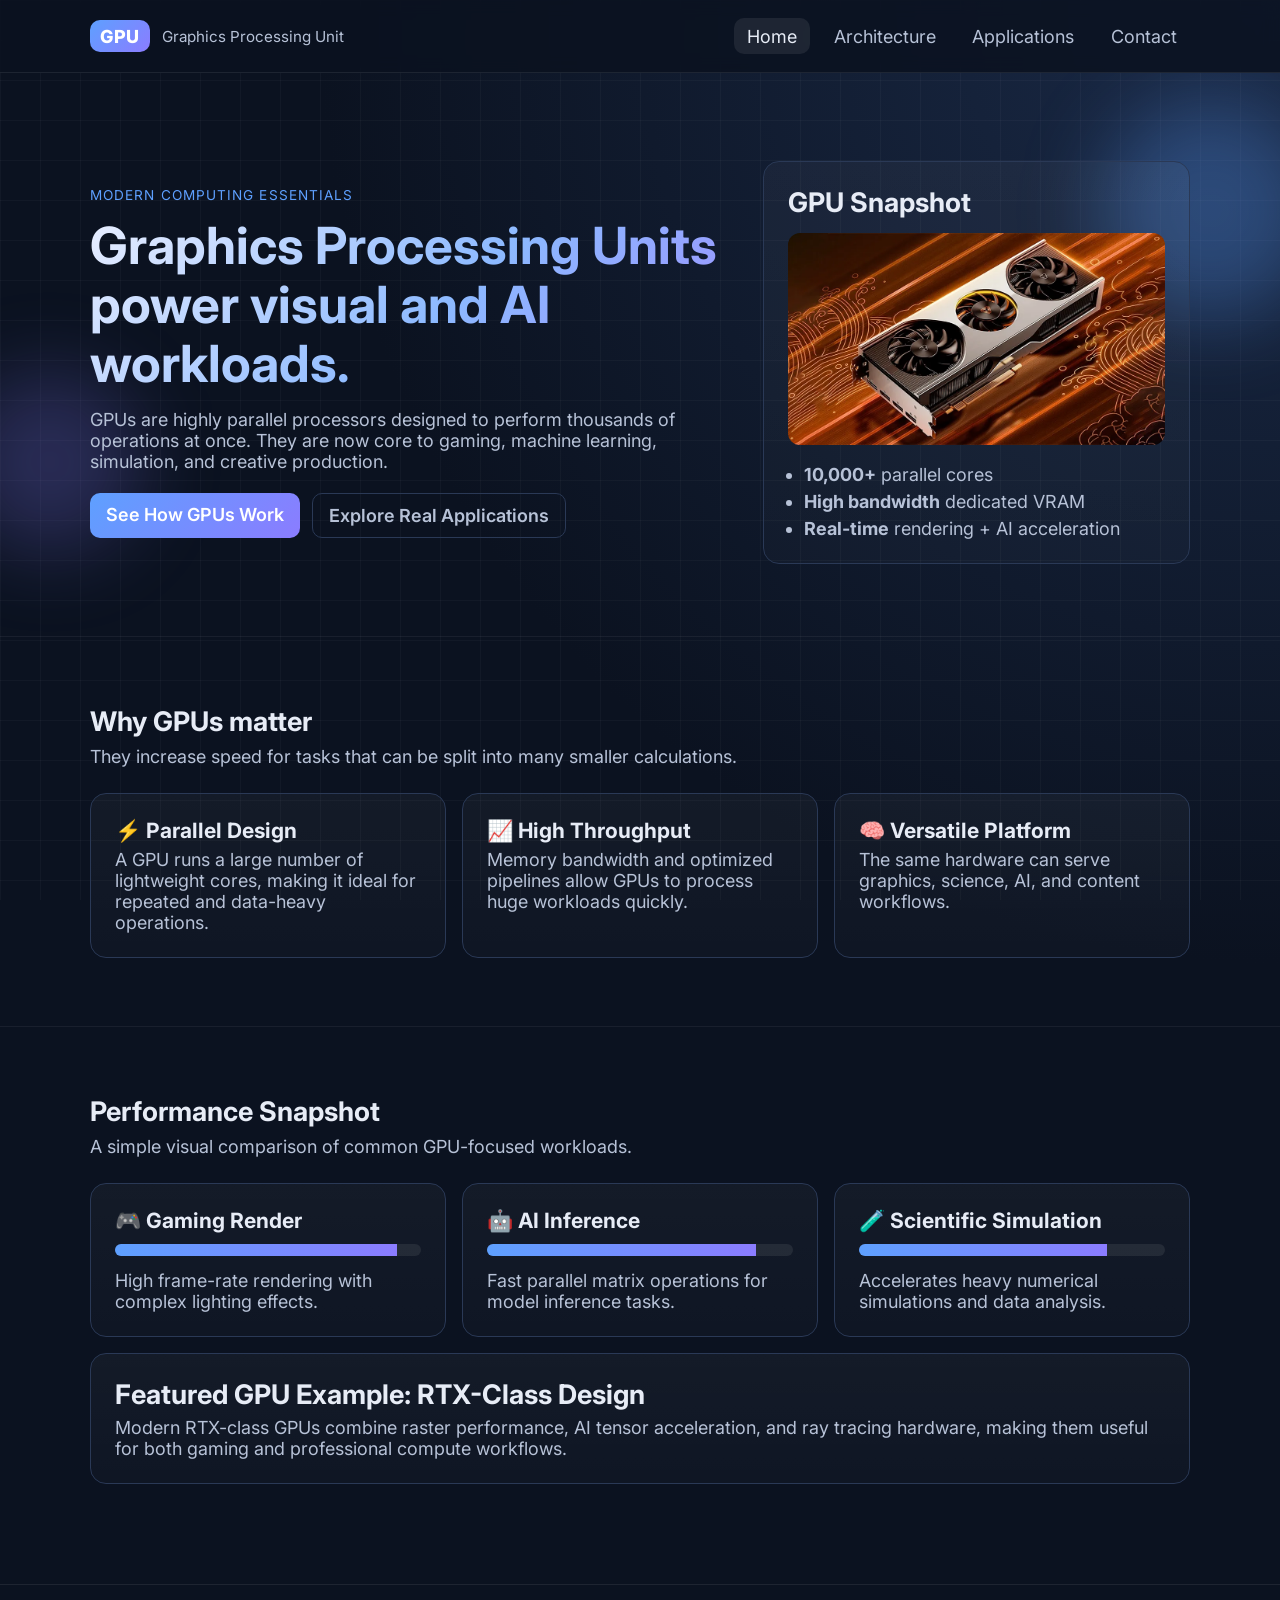
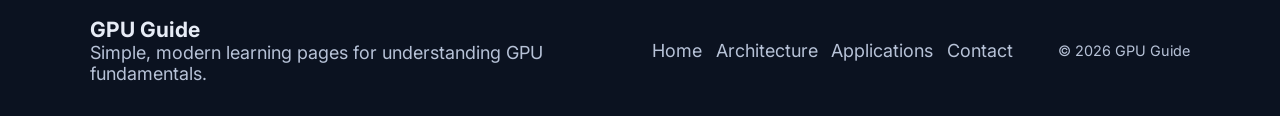
<file: index.html>
<!DOCTYPE html>
<html lang="en">

<!-- inline style edit warna element kalau puan nak
style="background: #ff5e5e; border-color: #ff5e5e;"
--!>
<head>
    <meta charset="UTF-8">
    <meta name="viewport" content="width=device-width, initial-scale=1.0">
    <meta name="description" content="A clean introduction to Graphics Processing Units (GPUs).">
    <!-- Title dekat tab -->
	<title>GPU Guide | Home</title>
    <link rel="preconnect" href="https://fonts.googleapis.com">
    <link rel="preconnect" href="https://fonts.gstatic.com" crossorigin>
    <link href="https://fonts.googleapis.com/css2?family=Inter:wght@400;500;600;700;800&display=swap" rel="stylesheet">
    <link rel="stylesheet" href="styles.css">
	<link rel="icon" href="favicon.ico">
</head>
<body data-page="home">
    <!-- Site Header dgn Nav Bar -->
    <header class="site-header">
        <div class="container nav-wrap">
            <a class="brand" href="index.html" aria-label="Go to home page">
                <span class="brand-mark">GPU</span>
                <span class="brand-text">Graphics Processing Unit</span>
            </a>

            <button class="menu-btn" id="menuBtn" aria-label="Toggle mobile menu" aria-expanded="false">
				<!-- hamburger icon -->
               <span></span><span></span><span></span>
            </button>

            <nav class="site-nav" id="siteNav">
                <a href="index.html" data-nav="home">Home</a>
                <a href="architecture.html" data-nav="architecture">Architecture</a>
                <a href="applications.html" data-nav="applications">Applications</a>
                <a href="contact.html" data-nav="contact">Contact</a>
            </nav>
        </div>
    </header>

    <main>
        <!-- Hero(main) section for the home page -->
        <section class="hero">
            <div class="container hero-grid">
                <div>
                    <p class="eyebrow">Modern Computing Essentials</p>
                    <h1>Graphics Processing Units power visual and AI workloads.</h1>
                    <p class="lead">
                        GPUs are highly parallel processors designed to perform thousands of operations at once.
                        They are now core to gaming, machine learning, simulation, and creative production.
                    </p>
                    <div class="hero-actions">
                        <a class="btn btn-primary" href="architecture.html">See How GPUs Work</a>
                        <a class="btn btn-ghost" href="applications.html">Explore Real Applications</a>
                    </div>
                </div>

                <!-- Visual block with inline GPU illustration -->
                <div class="visual-card floating">
                    <h2>GPU Snapshot</h2>
                   
					<img src="gpu.png" alt="gpu image" class="hero-gpu-art">
                    <ul class="metric-list">
                        <li><strong>10,000+</strong> parallel cores</li>
                        <li><strong>High bandwidth</strong> dedicated VRAM</li>
                        <li><strong>Real-time</strong> rendering + AI acceleration</li>
                    </ul>
                </div>
            </div>
            <div class="bg-orb orb-a"></div>
            <div class="bg-orb orb-b"></div>
        </section>

        <!-- Quick overview cards -->
        <section class="section">
            <div class="container">
                <div class="section-head">
                    <h2>Why GPUs matter</h2>
                    <p>They increase speed for tasks that can be split into many smaller calculations.</p>
                </div>

                <div class="card-grid">
                    <article class="card reveal">
                        <h3>⚡ Parallel Design</h3>
                        <p>
                            A GPU runs a large number of lightweight cores, making it ideal for repeated and data-heavy operations.
                        </p>
                    </article>
                    <article class="card reveal">
                        <h3>📈 High Throughput</h3>
                        <p>
                            Memory bandwidth and optimized pipelines allow GPUs to process huge workloads quickly.
                        </p>
                    </article>
                    <article class="card reveal">
                        <h3>🧠 Versatile Platform</h3>
                        <p>
                            The same hardware can serve graphics, science, AI, and content workflows.
                        </p>
                    </article>
                </div>
            </div>
        </section>

        <!-- Extra visual data section for stronger identity -->
        <section class="section">
            <div class="container">
                <div class="section-head">
                    <h2>Performance Snapshot</h2>
                    <p>A simple visual comparison of common GPU-focused workloads.</p>
                </div>
                <div class="data-grid">
                    <article class="card reveal">
                        <h3>🎮 Gaming Render</h3>
                        <div class="data-bar"><span style="--w: 92%"></span></div>
                        <p>High frame-rate rendering with complex lighting effects.</p>
                    </article>
                    <article class="card reveal">
                        <h3>🤖 AI Inference</h3>
                        <div class="data-bar"><span style="--w: 88%"></span></div>
                        <p>Fast parallel matrix operations for model inference tasks.</p>
                    </article>
                    <article class="card reveal">
                        <h3>🧪 Scientific Simulation</h3>
                        <div class="data-bar"><span style="--w: 81%"></span></div>
                        <p>Accelerates heavy numerical simulations and data analysis.</p>
                    </article>
                </div>

                <div class="visual-card reveal featured-gpu">
                    <h2>Featured GPU Example: RTX-Class Design</h2>
                    <p>
                        Modern RTX-class GPUs combine raster performance, AI tensor acceleration, and ray tracing hardware,
                        making them useful for both gaming and professional compute workflows.
                    </p>
                </div>
            </div>
        </section>
    </main>

    <!-- Shared footer -->
    <footer class="site-footer">
        <div class="container footer-wrap">
            <div>
                <h3>GPU Guide</h3>
                <p>Simple, modern learning pages for understanding GPU fundamentals.</p>
            </div>
            <div class="footer-links">
                <a href="index.html">Home</a>
                <a href="architecture.html">Architecture</a>
                <a href="applications.html">Applications</a>
                <a href="contact.html">Contact</a>
            </div>
            <p class="copyright">© <span id="currentYear"></span> GPU Guide</p>
        </div>
    </footer>

    <script src="script.js"></script>
</body>
</html>
</file>
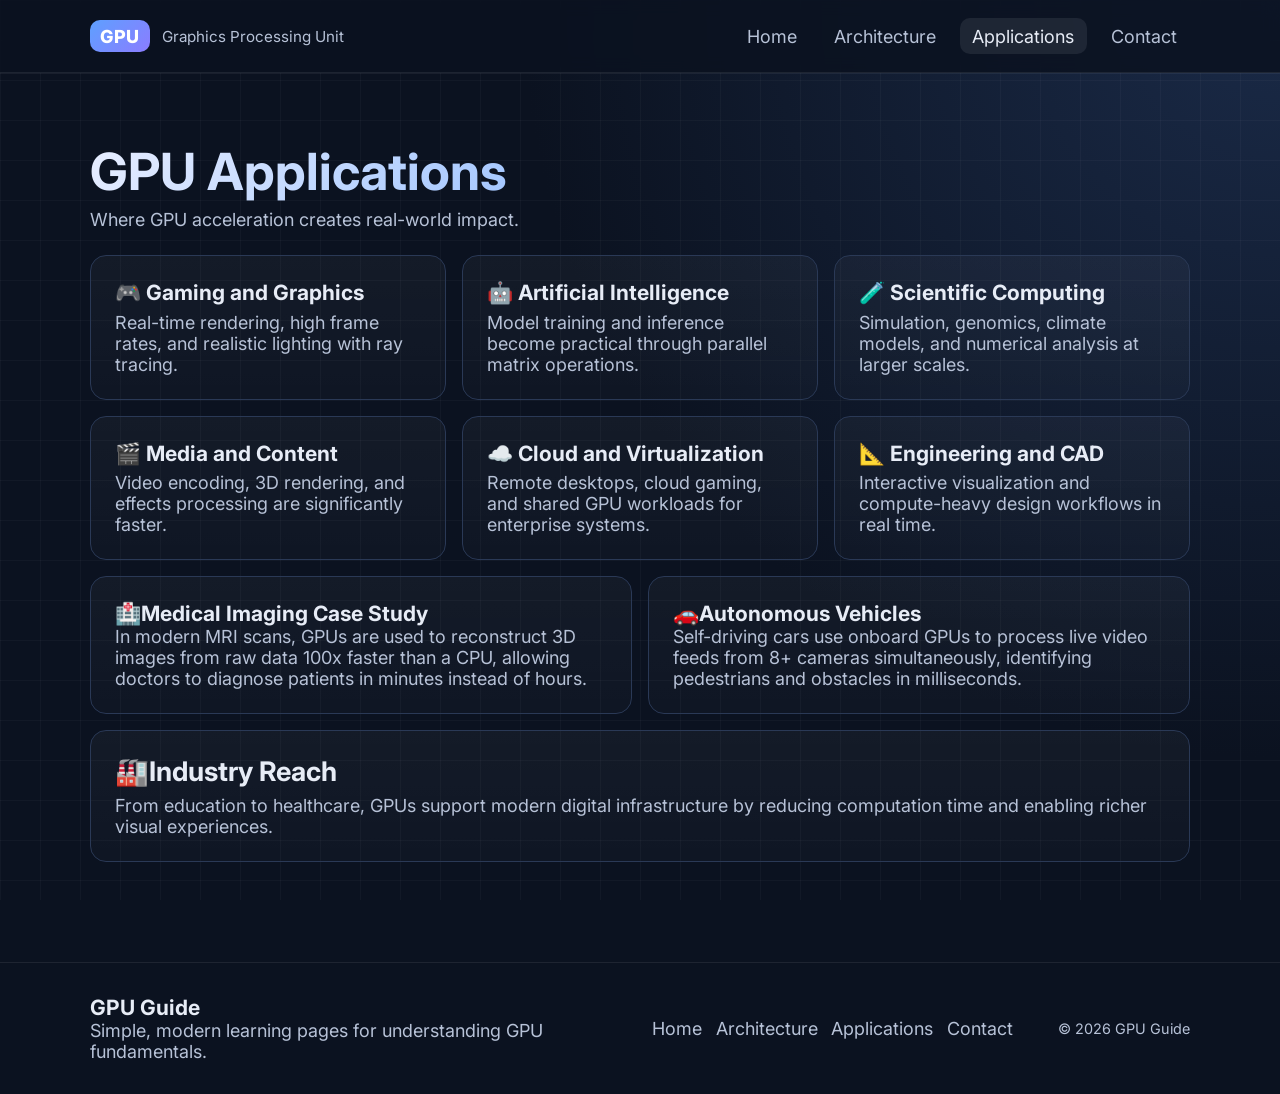
<file: applications.html>
<!DOCTYPE html>
<html lang="en">
<head>
    <meta charset="UTF-8">
    <meta name="viewport" content="width=device-width, initial-scale=1.0">
    <meta name="description" content="Explore practical applications of GPUs across industries.">
    <title>GPU Guide | Applications</title>
    <link rel="preconnect" href="https://fonts.googleapis.com">
    <link rel="preconnect" href="https://fonts.gstatic.com" crossorigin>
    <link href="https://fonts.googleapis.com/css2?family=Inter:wght@400;500;600;700;800&display=swap" rel="stylesheet">
    <link rel="stylesheet" href="styles.css">
	<link rel="icon" href="favicon.ico">
</head>
<body data-page="applications">
    <!-- Shared site header and navigation -->
    <header class="site-header">
        <div class="container nav-wrap">
            <a class="brand" href="index.html" aria-label="Go to home page">
                <span class="brand-mark">GPU</span>
                <span class="brand-text">Graphics Processing Unit</span>
            </a>
            <button class="menu-btn" id="menuBtn" aria-label="Toggle mobile menu" aria-expanded="false">
                <span></span><span></span><span></span>
            </button>
            <nav class="site-nav" id="siteNav">
                <a href="index.html" data-nav="home">Home</a>
                <a href="architecture.html" data-nav="architecture">Architecture</a>
                <a href="applications.html" data-nav="applications">Applications</a>
                <a href="contact.html" data-nav="contact">Contact</a>
            </nav>
        </div>
    </header>

    <main class="page-main">
        <section class="section">
            <div class="container">
                <div class="section-head">
                    <h1>GPU Applications</h1>
                    <p>Where GPU acceleration creates real-world impact.</p>
                </div>

                <!-- Application use-case cards -->
                <div class="card-grid">
                    <article class="card reveal">
                        <h3>🎮 Gaming and Graphics</h3>
                        <p>Real-time rendering, high frame rates, and realistic lighting with ray tracing.</p>
                    </article>
                    <article class="card reveal">
                        <h3>🤖 Artificial Intelligence</h3>
                        <p>Model training and inference become practical through parallel matrix operations.</p>
                    </article>
                    <article class="card reveal">
                        <h3>🧪 Scientific Computing</h3>
                        <p>Simulation, genomics, climate models, and numerical analysis at larger scales.</p>
                    </article>
                    <article class="card reveal">
                        <h3>🎬 Media and Content</h3>
                        <p>Video encoding, 3D rendering, and effects processing are significantly faster.</p>
                    </article>
                    <article class="card reveal">
                        <h3>☁️ Cloud and Virtualization</h3>
                        <p>Remote desktops, cloud gaming, and shared GPU workloads for enterprise systems.</p>
                    </article>
                    <article class="card reveal">
                        <h3>📐 Engineering and CAD</h3>
                        <p>Interactive visualization and compute-heavy design workflows in real time.</p>
                    </article>
                </div>
				<div class="case-study-grid">
					<div class="visual-card reveal">
						<h3>🏥Medical Imaging Case Study</h3>
						<p>In modern MRI scans, GPUs are used to reconstruct 3D images from raw data 100x faster than a CPU, allowing doctors to diagnose patients in minutes instead of hours.</p>
					</div>
					<div class="visual-card reveal">
						<h3>🚗Autonomous Vehicles</h3>
						<p>Self-driving cars use onboard GPUs to process live video feeds from 8+ cameras simultaneously, identifying pedestrians and obstacles in milliseconds.</p>
					</div>
				</div>
                <div class="visual-card reveal industry-reach">
                    <h2>🏭Industry Reach</h2>
                    <p>
                        From education to healthcare, GPUs support modern digital infrastructure by reducing
                        computation time and enabling richer visual experiences.
                    </p>
                </div>
				
            </div>
        </section>
    </main>

    <footer class="site-footer">
        <div class="container footer-wrap">
            <div>
                <h3>GPU Guide</h3>
                <p>Simple, modern learning pages for understanding GPU fundamentals.</p>
            </div>
            <div class="footer-links">
                <a href="index.html">Home</a>
                <a href="architecture.html">Architecture</a>
                <a href="applications.html">Applications</a>
                <a href="contact.html">Contact</a>
            </div>
            <p class="copyright">© <span id="currentYear"></span> GPU Guide</p>
        </div>
    </footer>

    <script src="script.js"></script>
</body>
</html>
</file>
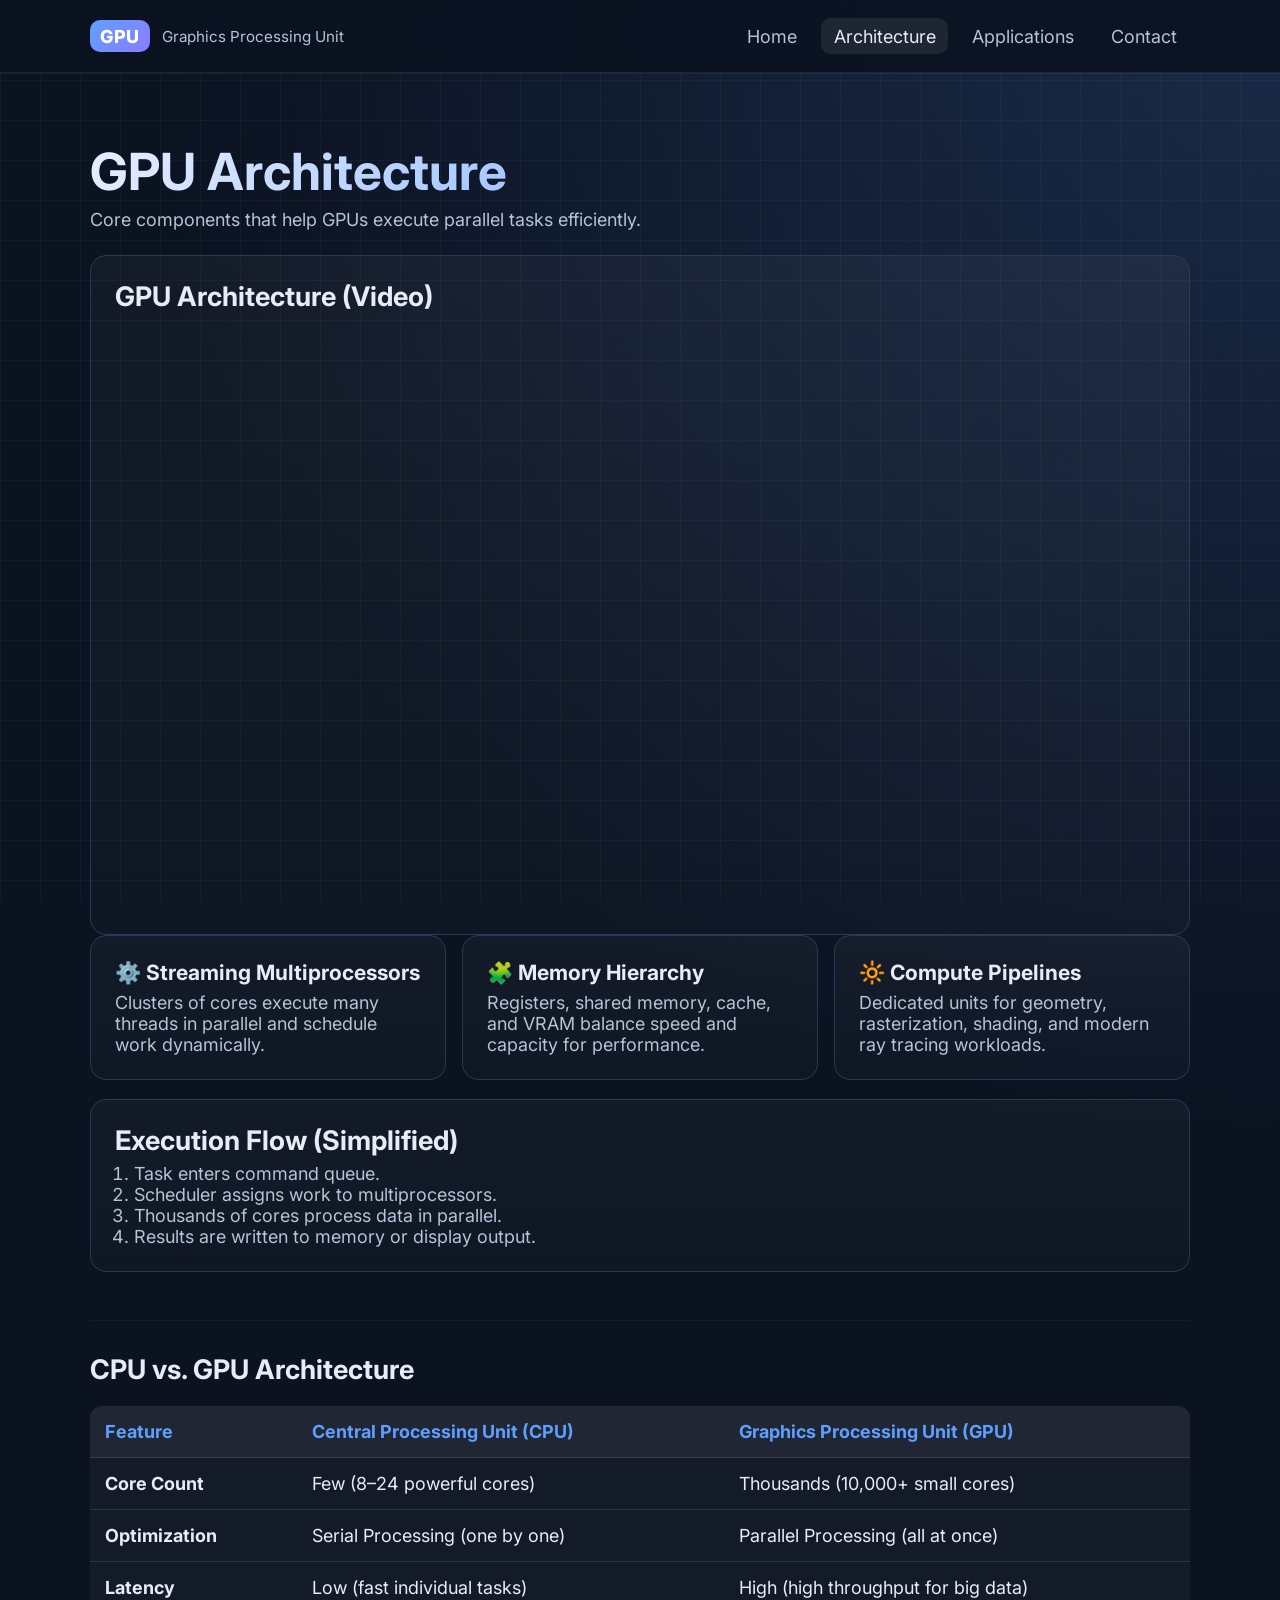
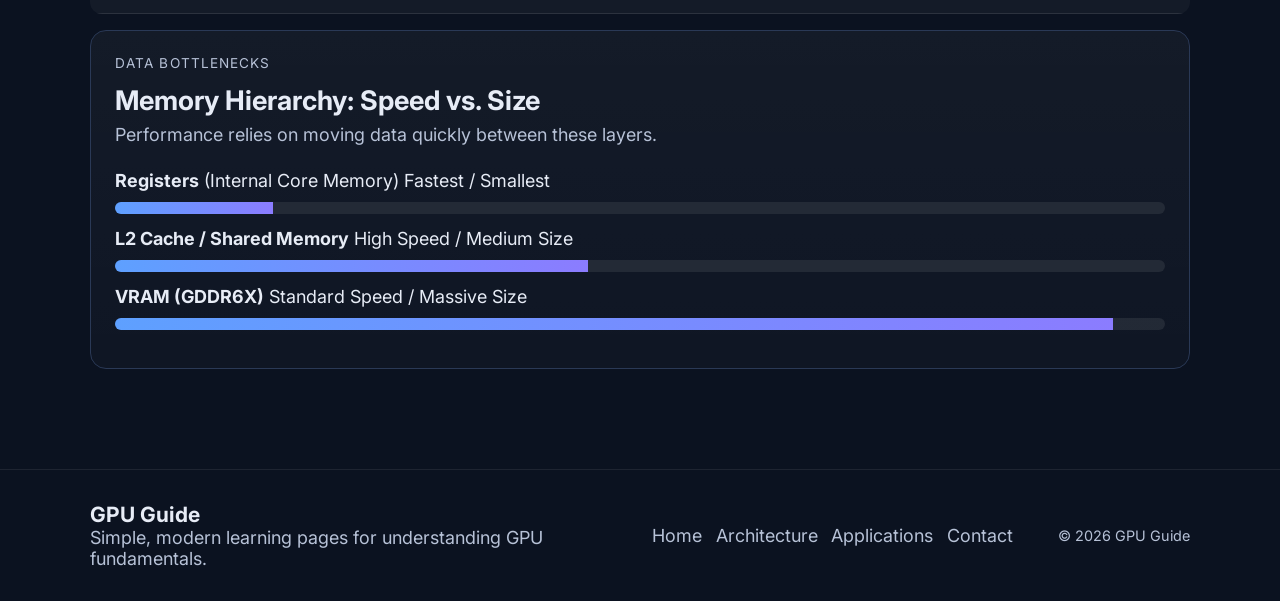
<file: architecture.html>
<!DOCTYPE html>
<html lang="en">
<head>
    <meta charset="UTF-8">
    <meta name="viewport" content="width=device-width, initial-scale=1.0">
    <meta name="description" content="Learn the key building blocks of GPU architecture.">
    <title>GPU Guide | Architecture</title>
    <link rel="preconnect" href="https://fonts.googleapis.com">
    <link rel="preconnect" href="https://fonts.gstatic.com" crossorigin>
    <link href="https://fonts.googleapis.com/css2?family=Inter:wght@400;500;600;700;800&display=swap" rel="stylesheet">
    <link rel="stylesheet" href="styles.css">
	<link rel="icon" href="favicon.ico">
</head>
<body data-page="architecture">
    <!-- Shared site header and navigation -->
    <header class="site-header">
        <div class="container nav-wrap">
            <a class="brand" href="index.html" aria-label="Go to home page">
                <span class="brand-mark">GPU</span>
                <span class="brand-text">Graphics Processing Unit</span>
            </a>
            <button class="menu-btn" id="menuBtn" aria-label="Toggle mobile menu" aria-expanded="false">
                <span></span><span></span><span></span>
            </button>
            <nav class="site-nav" id="siteNav">
                <a href="index.html" data-nav="home">Home</a>
                <a href="architecture.html" data-nav="architecture">Architecture</a>
                <a href="applications.html" data-nav="applications">Applications</a>
                <a href="contact.html" data-nav="contact">Contact</a>
            </nav>
        </div>
    </header>

    <main class="page-main">
        <section class="section">
            <div class="container">
                <div class="section-head">
                    <h1>GPU Architecture</h1>
                    <p>Core components that help GPUs execute parallel tasks efficiently.</p>
                </div>

                <!-- Video: GPU architecture explainer -->
                <div class="visual-card reveal">
                    <h2>GPU Architecture (Video)</h2>
                    <div style="position:relative; padding-top:56.25%; height:0; overflow:hidden; border-radius:16px;">
                        <iframe
                            src="https://www.youtube.com/embed/h9Z4oGN89MU"
                            title="GPU Architecture video"
                            style="position:absolute; top:0; left:0; width:100%; height:100%; border:0;"
                            allow="accelerometer; autoplay; clipboard-write; encrypted-media; gyroscope; picture-in-picture; web-share"
                            allowfullscreen>
                        </iframe>
                    </div>
                </div>

                <!-- Architecture cards -->
                <div class="card-grid">
                    <article class="card reveal">
                        <h3>⚙️ Streaming Multiprocessors</h3>
                        <p>Clusters of cores execute many threads in parallel and schedule work dynamically.</p>
                    </article>
                    <article class="card reveal">
                        <h3>🧩 Memory Hierarchy</h3>
                        <p>Registers, shared memory, cache, and VRAM balance speed and capacity for performance.</p>
                    </article>
                    <article class="card reveal">
                        <h3>🔆 Compute Pipelines</h3>
                        <p>Dedicated units for geometry, rasterization, shading, and modern ray tracing workloads.</p>
                    </article>
                </div>

                <!-- Visual timeline-style block -->
                <div class="visual-card reveal architecture-panel">
                    <h2>Execution Flow (Simplified)</h2>
                    <ol>
                        <li>Task enters command queue.</li>
                        <li>Scheduler assigns work to multiprocessors.</li>
                        <li>Thousands of cores process data in parallel.</li>
                        <li>Results are written to memory or display output.</li>
                    </ol>
                </div>
			<div class="comparison-section reveal">
				<h2>CPU vs. GPU Architecture</h2>
				<table>
					<thead>
						<tr>
							<th>Feature</th>
							<th>Central Processing Unit (CPU)</th>
							<th>Graphics Processing Unit (GPU)</th>
						</tr>
					</thead>
					<tbody>
						<tr>
							<td><strong>Core Count</strong></td>
							<td>Few (8–24 powerful cores)</td>
							<td>Thousands (10,000+ small cores)</td>
						</tr>
						<tr>
							<td><strong>Optimization</strong></td>
							<td>Serial Processing (one by one)</td>
							<td>Parallel Processing (all at once)</td>
						</tr>
						<tr>
							<td><strong>Latency</strong></td>
							<td>Low (fast individual tasks)</td>
							<td>High (high throughput for big data)</td>
						</tr>
					</tbody>
				</table>
			</div>
			<div class="visual-card reveal featured-gpu">
				<div class="section-head">
					<p class="eyebrow">Data Bottlenecks</p>
					<h2>Memory Hierarchy: Speed vs. Size</h2>
					<p>Performance relies on moving data quickly between these layers.</p>
				</div>
				
				<div class="memory-viz">
					<div class="data-item">
						<div class="label-group">
							<span><strong>Registers</strong> (Internal Core Memory)</span>
							<span class="muted">Fastest / Smallest</span>
						</div>
						<div class="data-bar"><span style="--w: 15%"></span></div>
					</div>

					<div class="data-item">
						<div class="label-group">
							<span><strong>L2 Cache / Shared Memory</strong></span>
							<span class="muted">High Speed / Medium Size</span>
						</div>
						<div class="data-bar"><span style="--w: 45%"></span></div>
					</div>

					<div class="data-item">
						<div class="label-group">
							<span><strong>VRAM (GDDR6X)</strong></span>
							<span class="muted">Standard Speed / Massive Size</span>
						</div>
						<div class="data-bar"><span style="--w: 95%"></span></div>
					</div>
				</div>
			</div>
		</div>
        </section>
    </main>

    <footer class="site-footer">
        <div class="container footer-wrap">
            <div>
                <h3>GPU Guide</h3>
                <p>Simple, modern learning pages for understanding GPU fundamentals.</p>
            </div>
            <div class="footer-links">
                <a href="index.html">Home</a>
                <a href="architecture.html">Architecture</a>
                <a href="applications.html">Applications</a>
                <a href="contact.html">Contact</a>
            </div>
            <p class="copyright">© <span id="currentYear"></span> GPU Guide</p>
        </div>
    </footer>

    <script src="script.js"></script>
</body>
</html>
</file>
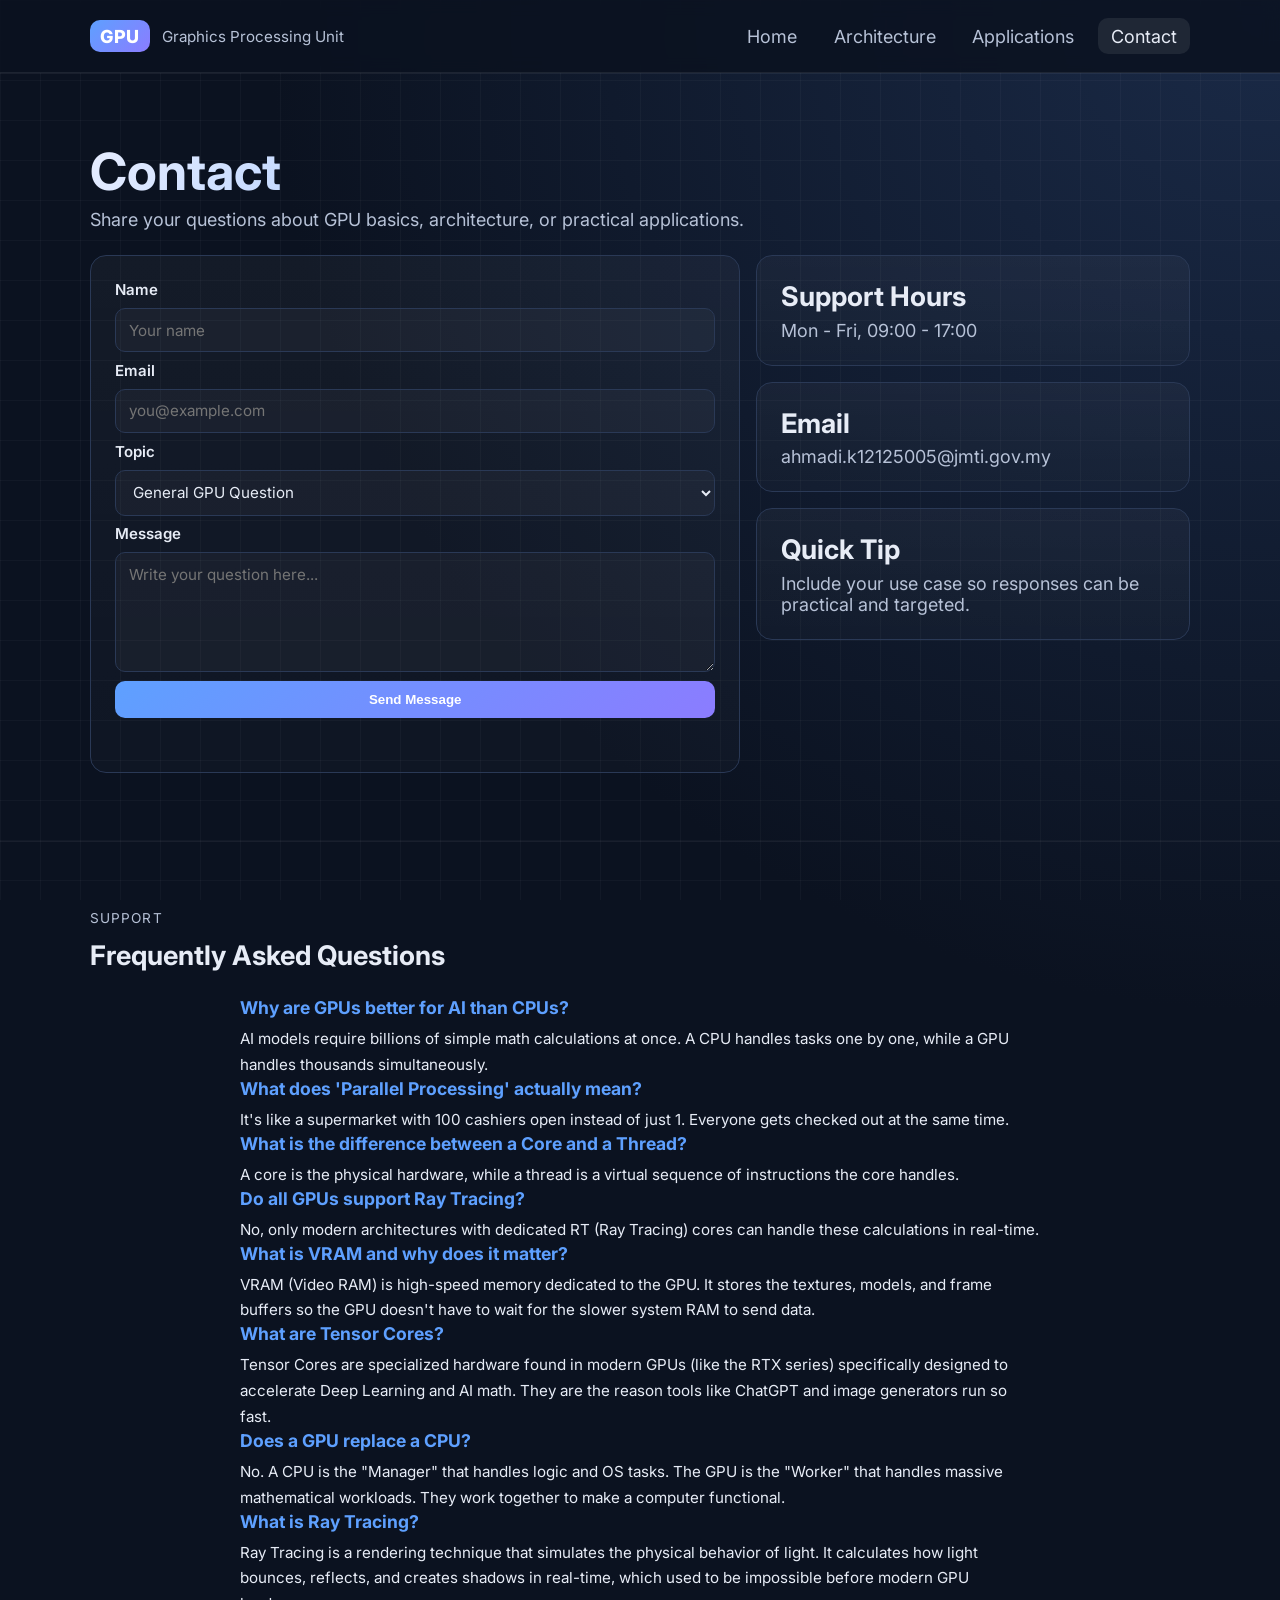
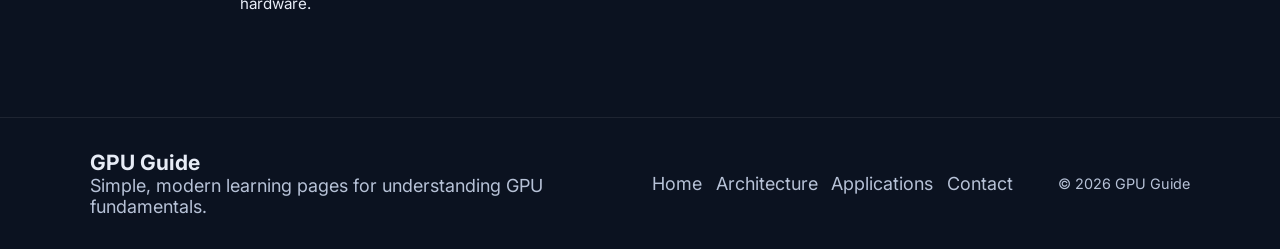
<file: contact.html>
<!DOCTYPE html>
<html lang="en">
<head>
    <meta charset="UTF-8">
    <meta name="viewport" content="width=device-width, initial-scale=1.0">
    <meta name="description" content="Contact page for the GPU Guide mini-website.">
    <title>GPU Guide | Contact</title>
    <link rel="preconnect" href="https://fonts.googleapis.com">
    <link rel="preconnect" href="https://fonts.gstatic.com" crossorigin>
    <link href="https://fonts.googleapis.com/css2?family=Inter:wght@400;500;600;700;800&display=swap" rel="stylesheet">
    <link rel="stylesheet" href="styles.css">
	<link rel="icon" href="favicon.ico">
</head>
<body data-page="contact">
    <!-- Shared site header and navigation -->
    <header class="site-header">
        <div class="container nav-wrap">
            <a class="brand" href="index.html" aria-label="Go to home page">
                <span class="brand-mark">GPU</span>
                <span class="brand-text">Graphics Processing Unit</span>
            </a>
            <button class="menu-btn" id="menuBtn" aria-label="Toggle mobile menu" aria-expanded="false">
                <span></span><span></span><span></span>
            </button>
            <nav class="site-nav" id="siteNav">
                <a href="index.html" data-nav="home">Home</a>
                <a href="architecture.html" data-nav="architecture">Architecture</a>
                <a href="applications.html" data-nav="applications">Applications</a>
                <a href="contact.html" data-nav="contact">Contact</a>
            </nav>
        </div>
    </header>

    <main class="page-main">
        <section class="section">
            <div class="container">
                <div class="section-head">
                    <h1>Contact</h1>
                    <p>Share your questions about GPU basics, architecture, or practical applications.</p>
                </div>

                <div class="contact-layout">
                    <!-- Contact form for learning and layout practice -->
                    <form class="contact-form card reveal" id="contactForm">
                        <label for="name">Name</label>
                        <input id="name" name="name" type="text" placeholder="Your name" required>

                        <label for="email">Email</label>
                        <input id="email" name="email" type="email" placeholder="you@example.com" required>

                        <label for="topic">Topic</label>
                        <select id="topic" name="topic">
                            <option>General GPU Question</option>
                            <option>Architecture</option>
                            <option>Applications</option>
                            <option>Other</option>
                        </select>

                        <label for="message">Message</label>
                        <textarea id="message" name="message" rows="5" placeholder="Write your question here..." required></textarea>

                        <button class="btn btn-primary" type="submit">Send Message</button>
                        <p class="form-feedback" id="formFeedback" aria-live="polite"></p>
                    </form>

                    <aside class="contact-aside reveal">
                        <article class="visual-card">
                            <h2>Support Hours</h2>
                            <p>Mon - Fri, 09:00 - 17:00</p>
                        </article>
                        <article class="visual-card">
                            <h2>Email</h2>
                            <p>ahmadi.k12125005@jmti.gov.my</p>
                        </article>
                        <article class="visual-card">
                            <h2>Quick Tip</h2>
                            <p>Include your use case so responses can be practical and targeted.</p>
                        </article>
                    </aside>
                </div>
            </div>
        </section>
  
		<section class="section reveal">
			<div class="container">
				<div class="section-head">
					<p class="eyebrow">Support</p>
					<h2>Frequently Asked Questions</h2>
				</div>
				
				<div class="faq-list">
					<div class="faq-item">
						<h4>Why are GPUs better for AI than CPUs?</h4>
						<p>AI models require billions of simple math calculations at once. A CPU handles tasks one by one, while a GPU handles thousands simultaneously.</p>
					</div>
					<div class="faq-item">
						<h4>What does 'Parallel Processing' actually mean?</h4>
						<p>It's like a supermarket with 100 cashiers open instead of just 1. Everyone gets checked out at the same time.</p>
					</div>
					<div class="faq-item">
						<h4>What is the difference between a Core and a Thread?</h4>
						<p>A core is the physical hardware, while a thread is a virtual sequence of instructions the core handles.</p>
					</div>
					<div class="faq-item">
						<h4>Do all GPUs support Ray Tracing?</h4>
						<p>No, only modern architectures with dedicated RT (Ray Tracing) cores can handle these calculations in real-time.</p>
					</div>
					<div class="faq-item">
						<h4>What is VRAM and why does it matter?</h4>
						<p>VRAM (Video RAM) is high-speed memory dedicated to the GPU. It stores the textures, models, and frame buffers so the GPU doesn't have to wait for the slower system RAM to send data.</p>
					</div>

					<div class="faq-item">
						<h4>What are Tensor Cores?</h4>
						<p>Tensor Cores are specialized hardware found in modern GPUs (like the RTX series) specifically designed to accelerate Deep Learning and AI math. They are the reason tools like ChatGPT and image generators run so fast.</p>
					</div>

					<div class="faq-item">
						<h4>Does a GPU replace a CPU?</h4>
						<p>No. A CPU is the "Manager" that handles logic and OS tasks. The GPU is the "Worker" that handles massive mathematical workloads. They work together to make a computer functional.</p>
					</div>

					<div class="faq-item">
						<h4>What is Ray Tracing?</h4>
						<p>Ray Tracing is a rendering technique that simulates the physical behavior of light. It calculates how light bounces, reflects, and creates shadows in real-time, which used to be impossible before modern GPU hardware.</p>
					</div>
				</div>
			</div>
		</section>
</main>
	
    <footer class="site-footer">
        <div class="container footer-wrap">
            <div>
                <h3>GPU Guide</h3>
                <p>Simple, modern learning pages for understanding GPU fundamentals.</p>
            </div>
            <div class="footer-links">
                <a href="index.html">Home</a>
                <a href="architecture.html">Architecture</a>
                <a href="applications.html">Applications</a>
                <a href="contact.html">Contact</a>
            </div>
            <p class="copyright">© <span id="currentYear"></span> GPU Guide</p>
        </div>
    </footer>

    <script src="script.js"></script>
</body>
</html>
</file>
<file: styles.css>
/* ---------------------------------------------
   GLOBAL TOKENS + RESET
   --------------------------------------------- */
:root {
  --bg: #0b1220;
  --bg-soft: #111a2b;
  --card-bg: rgba(255, 255, 255, 0.04);
  --panel: #18243a;
  --text: #e7ecf6;
  --muted: #b7c2d7;
  --primary: #5ea0ff;
  --secondary: #8b7cff;
  --border: #2a3956;
  --shadow: 0 16px 40px rgba(0, 0, 0, 0.35);
  --radius: 16px;
}

* {
  box-sizing: border-box;
  margin: 0;
  padding: 0;
}

body {
  font-family: "Inter", sans-serif;
    /*tukar font body */
  font-size: 18px;  
  color: var(--text);
  background: radial-gradient(circle at top right, #1a2a47 0%, var(--bg) 45%);*/
  /* --- kalau pn suruh tukar background jd gambar --- * /
  background-image: url('background.png'); / * Pastikan file gambar ada dalam folder yang sama * 
  background-size: cover;      / * Supaya gambar penuh satu screen * /
  background-attachment: fixed; / * Supaya bila scroll, gambar tak ikut gerak (nampak pro) * /
  background-position: center; / * Gambar sentiasa kat tengah */
  
  line-height: 1.6;
  position: relative;
}

/* grid dekat background */
body::before {
  content: "";
  position: fixed;
  inset: 0;
  background-image:
    linear-gradient(rgba(255, 255, 255, 0.03) 1px, transparent 1px),
    linear-gradient(90deg, rgba(255, 255, 255, 0.03) 1px, transparent 1px);
  background-size: 40px 40px;
  pointer-events: none;
  z-index: -2;
}

a {
  color: inherit;
  text-decoration: none;
}

.container {
  width: min(1100px, 92vw);
  margin: 0 auto;
}

/* ---------------------------------------------
   HEADER + NAVIGATION
   --------------------------------------------- */
.site-header {
  position: sticky;
  top: 0;
  z-index: 20;
  backdrop-filter: blur(8px);
  background: rgba(11, 18, 32, 0.86);
  border-bottom: 1px solid rgba(255, 255, 255, 0.08);
}

.nav-wrap {
  min-height: 72px;
  display: flex;
  align-items: center;
  justify-content: space-between;
  gap: 1rem;
}

.brand {
  display: flex;
  align-items: center;
  gap: 0.7rem;
}

.brand-mark {
  background: linear-gradient(135deg, var(--primary), var(--secondary));
  color: #fff;
  font-weight: 800;
  padding: 0.35rem 0.65rem;
  border-radius: 10px;
  letter-spacing: 0.03em;
}

.brand-text {
  font-size: 0.95rem;
  color: var(--muted);
}

.site-nav {
  display: flex;
  gap: 0.7rem;
}

.site-nav a {
  padding: 0.45rem 0.8rem;
  border-radius: 10px;
  color: var(--muted);
  transition: 0.2s ease;
}

.site-nav a:hover,
.site-nav a.is-active {
  color: var(--text);
  background: rgba(255, 255, 255, 0.08);
}

/* Mobile menu button */
.menu-btn {
  display: none;
  width: 44px;
  height: 44px;
  border: 1px solid var(--border);
  border-radius: 10px;
  background: transparent;
  padding: 0.5rem;
  cursor: pointer;
}

.menu-btn span {
  display: block;
  height: 2px;
  background: #fff;
  margin: 5px 0;
}

/* ---------------------------------------------
   SECTIONS + COMMON COMPONENTS
   --------------------------------------------- */
.page-main {
  min-height: calc(100vh - 72px);
}

.section {
  padding: 4.25rem 0;
  border-top: 1px solid rgba(255, 255, 255, 0.06);
}

.section-head {
  margin-bottom: 1.6rem;
}

.section-head h2,
.section-head h1 {
  margin-bottom: 0.5rem;
}

.section-head p {
  color: var(--muted);
  max-width: 70ch;
}

/* Hero */
.hero {
  position: relative;
  overflow: hidden;
  padding: 5.5rem 0 4.5rem;
}

.hero-grid {
  display: grid;
  grid-template-columns: 1.2fr 0.8fr;
  gap: 2rem;
  align-items: center;
}

.eyebrow {
  color: var(--primary);
  font-size: 0.85rem;
  text-transform: uppercase;
  letter-spacing: 0.08em;
  margin-bottom: 0.8rem;
}

h1 {
  font-size: clamp(1.9rem, 5vw, 3.2rem);
  line-height: 1.15;
  margin-bottom: 1rem;
  background: linear-gradient(135deg, #e8eeff 0%, #8cb9ff 55%, #9d8dff 100%);
  -webkit-background-clip: text;
  background-clip: text;
  -webkit-text-fill-color: transparent;
}

.lead {
  color: var(--muted);
  max-width: 60ch;
}

.hero-actions {
  display: flex;
  flex-wrap: wrap;
  gap: 0.75rem;
  margin-top: 1.3rem;
}

.hero-gpu-art {
  width: 100%;
  border-radius: 12px;
  margin: 0.5rem 0 0.9rem;
  background: rgba(12, 20, 35, 0.8);
}

/* Buttons */
.btn {
  display: inline-block;
  padding: 0.7rem 1rem;
  border-radius: 10px;
  font-weight: 600;
  transition: 0.25s ease;
  /* keluar pointer tangan */
  cursor: pointer;
  border: none;
}

.btn-primary {
  background: linear-gradient(135deg, var(--primary), var(--secondary));
  color: #fff;
}

.btn-primary:hover {
  transform: translateY(-1px);
  box-shadow: var(--shadow);
}

.btn-ghost {
  border: 1px solid var(--border);
  color: var(--muted);
}

.btn-ghost:hover {
  color: var(--text);
  border-color: #4a618f;
}

/* Cards + common grids */
.card-grid {
  display: grid;
  grid-template-columns: repeat(3, minmax(0, 1fr));
  gap: 1rem;
}

.card,
.visual-card {
  background: linear-gradient(180deg, rgba(255, 255, 255, 0.04), rgba(255, 255, 255, 0.02));
  border: 1px solid var(--border);
  border-radius: var(--radius);
  padding: 1.5rem;
  transition:
    transform 0.25s ease,
    box-shadow 0.25s ease,
    border-color 0.25s ease;
}

.card:hover,
.visual-card:hover {
  transform: translateY(-5px);
  border-color: rgba(124, 172, 255, 0.6);
  box-shadow: 0 0 20px rgba(94, 160, 255, 0.3);
}

.card h3,
.visual-card h2 {
  margin-bottom: 0.4rem;
}

.card p,
.visual-card p,
.metric-list li,
.architecture-panel li {
  color: var(--muted);
}

.metric-list {
  padding-left: 1rem;
}

.metric-list li + li {
  margin-top: 0.4rem;
}

.architecture-panel {
  margin-top: 1.2rem;
}

.architecture-panel ol {
  padding-left: 1.2rem;
}

/* ---------------------------------------------
   CONTENT / PAGE COMPONENTS
   --------------------------------------------- */
/* New Content Styles */
table {
  width: 100%;
  border-collapse: collapse;
  margin-top: 20px;
  background: var(--card-bg);
  border-radius: 12px;
  overflow: hidden;
}

th,
td {
  padding: 15px;
  text-align: left;
  border-bottom: 1px solid rgba(255, 255, 255, 0.1);
}

th {
  background: rgba(255, 255, 255, 0.05);
  color: var(--primary);
}

.comparison-section {
  margin-top: 3rem; /* This creates a large, professional gap */
  padding-top: 2rem;
  border-top: 1px solid rgba(255, 255, 255, 0.05); /* Optional: a very faint line to separate the topics */
}

.case-study-grid {
  display: grid;
  grid-template-columns: 1fr 1fr;
  gap: 1rem;
  margin-top: 1rem;
}

/* for faq */
.faq-list {
  max-width: 800px; /* Prevents the text from stretching too far */
  margin: 0 auto; /* Centers the FAQ on the page */
}

.faq-item h4 {
  color: var(--primary); /* Uses your bright blue from Line 11 */
  margin-bottom: 0.5rem;
  font-size: 1.1rem;
}

.faq-item p {
  font-size: 0.95rem;
  line-height: 1.7; /* Adds space between lines of text */
}

/* Contact page layout and form controls */
.contact-layout {
  display: grid;
  grid-template-columns: 1.2fr 0.8fr;
  gap: 1rem;
}

.contact-form {
  display: grid;
  gap: 0.55rem;
}

.contact-form label {
  font-weight: 600;
  font-size: 0.94rem;
}

.contact-form input,
.contact-form select,
.contact-form textarea {
  background: rgba(255, 255, 255, 0.03);
  border: 1px solid var(--border);
  color: var(--text);
  padding: 0.72rem 0.8rem;
  border-radius: 10px;
  font-family: inherit;
  font-size: 0.95rem;
}

.contact-form textarea {
  resize: vertical;
}

.contact-form input:focus,
.contact-form select:focus,
.contact-form textarea:focus {
  outline: 2px solid rgba(94, 160, 255, 0.45);
  border-color: #4f84d6;
}

.contact-aside {
  display: grid;
  gap: 1rem;
  align-content: start;
}

.form-feedback {
  min-height: 1.2em;
  font-size: 0.92rem;
  color: #7ff0b2;
  margin-top: 0.2rem;
}

.form-feedback.is-error {
  color: #ff9ca8;
}

.data-grid {
  display: grid;
  grid-template-columns: repeat(3, minmax(0, 1fr));
  gap: 1rem;
}

.data-bar {
  width: 100%;
  height: 12px;
  margin: 0.7rem 0 0.85rem;
  background: rgba(255, 255, 255, 0.08);
  border-radius: 999px;
  overflow: hidden;
}

.data-bar span {
  display: block;
  width: var(--w);
  height: 100%;
  background: linear-gradient(90deg, #5ea0ff, #8b7cff);
}

.featured-gpu {
  margin-top: 1rem;
}

.industry-reach {
  margin-top: 1rem;
}

/* ---------------------------------------------
   DECORATIVE VISUALS + ANIMATIONS
   --------------------------------------------- */
/* Decorative visuals */
.bg-orb {
  position: absolute;
  border-radius: 50%;
  filter: blur(40px);
  z-index: -1;
}

.orb-a {
  width: 220px;
  height: 220px;
  background: rgba(94, 160, 255, 0.3);
  top: 5%;
  right: -40px;
}

.orb-b {
  width: 180px;
  height: 180px;
  background: rgba(139, 124, 255, 0.24);
  bottom: 15%;
  left: -40px;
}

/*gpu float animation*/
.floating {
  animation: floatY 6s ease-in-out infinite;
}

/* Reveal animation class controlled by JS */
.reveal {
  opacity: 0;
  transform: translateY(14px);
}

.reveal.show {
  opacity: 1;
  transform: translateY(0);
  transition: 0.5s ease;
}

/* -----
floating animation range
----------*/
@keyframes floatY {
  0%,
  100% {
    transform: translateY(0);
  }

  50% {
    transform: translateY(-15px);
  }
}

/* ---------------------------------------------
   FOOTER
   --------------------------------------------- */
.site-footer {
  border-top: 1px solid rgba(255, 255, 255, 0.08);
  margin-top: 2rem;
}

.footer-wrap {
  padding: 2rem 0;
  display: grid;
  grid-template-columns: 1.4fr 1fr auto;
  gap: 1rem;
  align-items: center;
}

.footer-wrap p {
  color: var(--muted);
}

.footer-links {
  display: flex;
  flex-wrap: wrap;
  gap: 0.85rem;
}

.footer-links a {
  color: var(--muted);
}

.footer-links a:hover {
  color: var(--text);
}

.copyright {
  font-size: 0.9rem;
}

/* ---------------------------------------------
   RESPONSIVE RULES
   --------------------------------------------- */
@media (max-width: 900px) {
  .hero-grid,
  .contact-layout,
  .case-study-grid {
    grid-template-columns: 1fr;
  }

  .footer-wrap {
    grid-template-columns: 1fr;
    text-align: left;
  }

  .data-grid,
  .card-grid {
    grid-template-columns: repeat(2, minmax(0, 1fr));
  }
}

@media (max-width: 700px) {
  .menu-btn {
    display: block;
  }

  .site-nav {
    display: none;
    position: absolute;
    left: 4vw;
    right: 4vw;
    top: 68px;
    flex-direction: column;
    background: var(--bg-soft);
    border: 1px solid var(--border);
    border-radius: 12px;
    padding: 0.6rem;
  }

  .site-nav.open {
    display: flex;
  }

  .card-grid {
    grid-template-columns: 1fr;
  }

  .data-grid {
    grid-template-columns: 1fr;
  }

  .brand-text {
    font-size: 0.82rem;
  }
}
</file>
